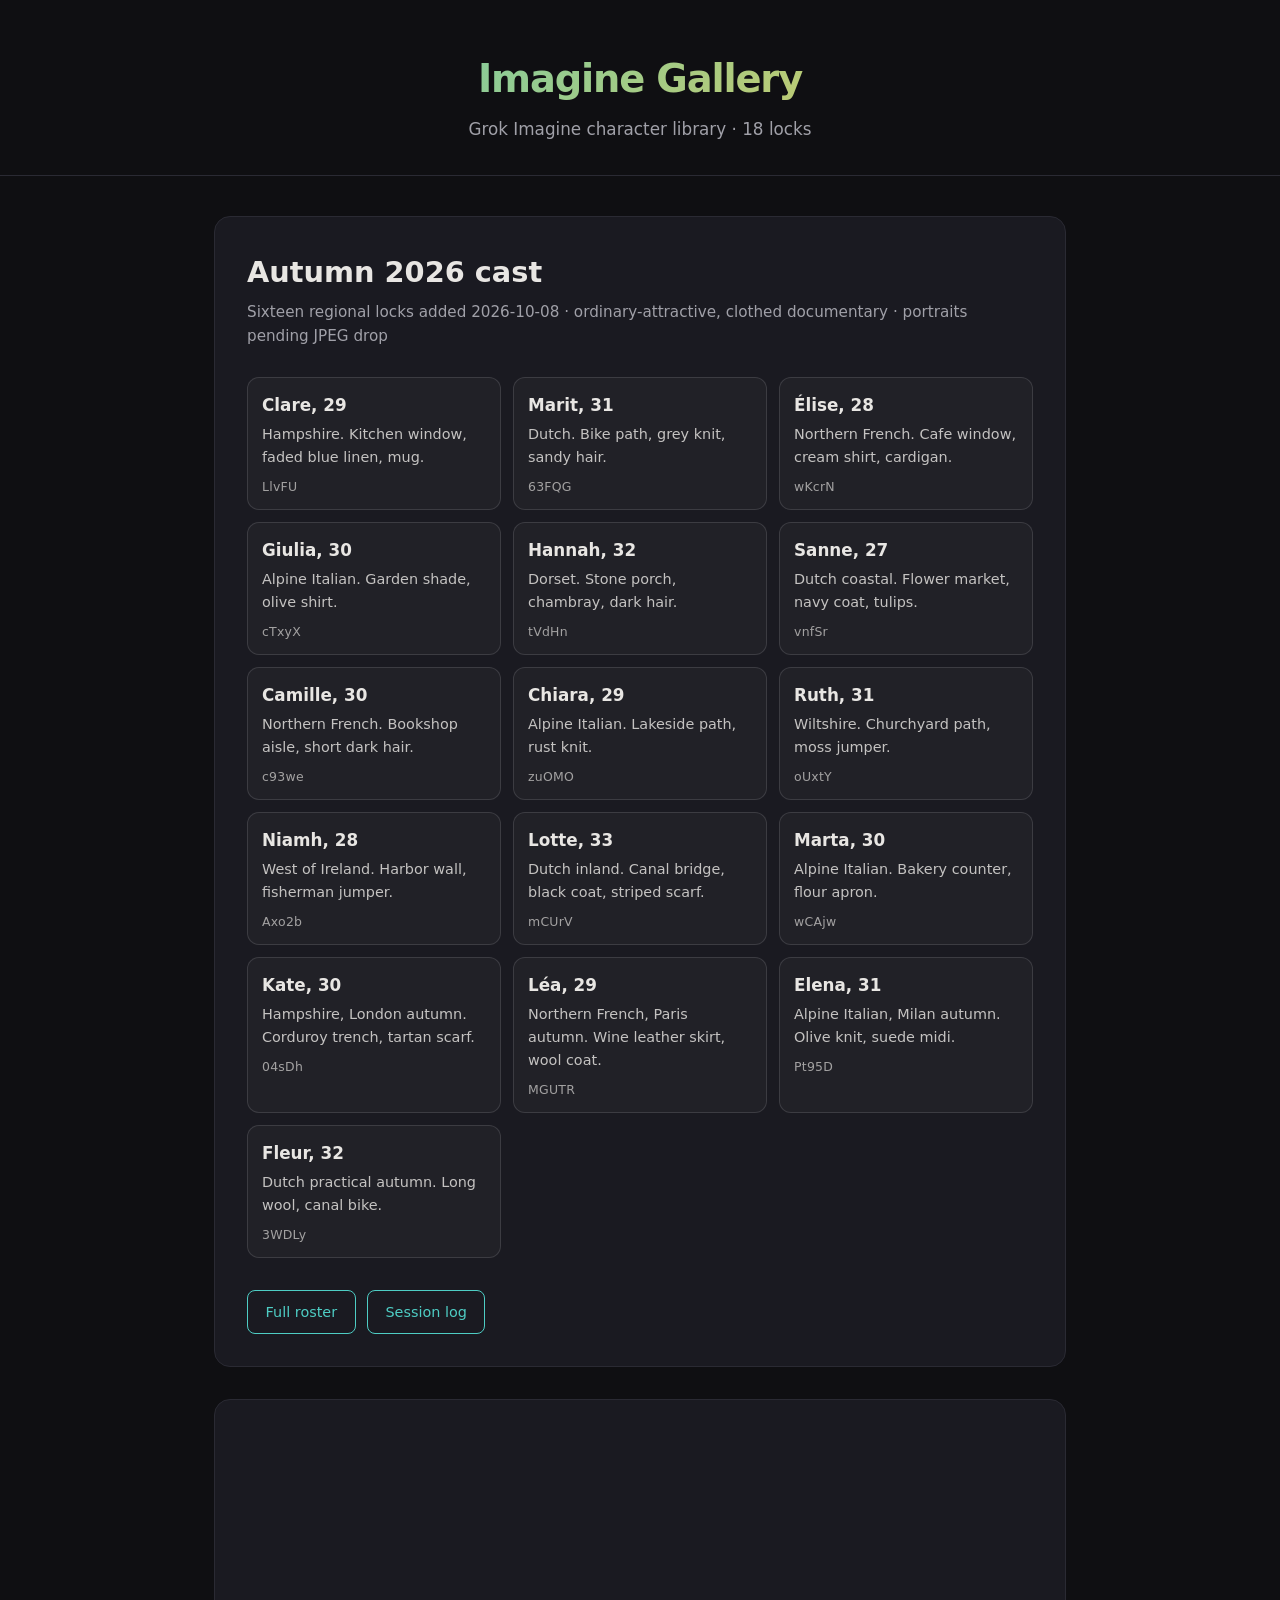
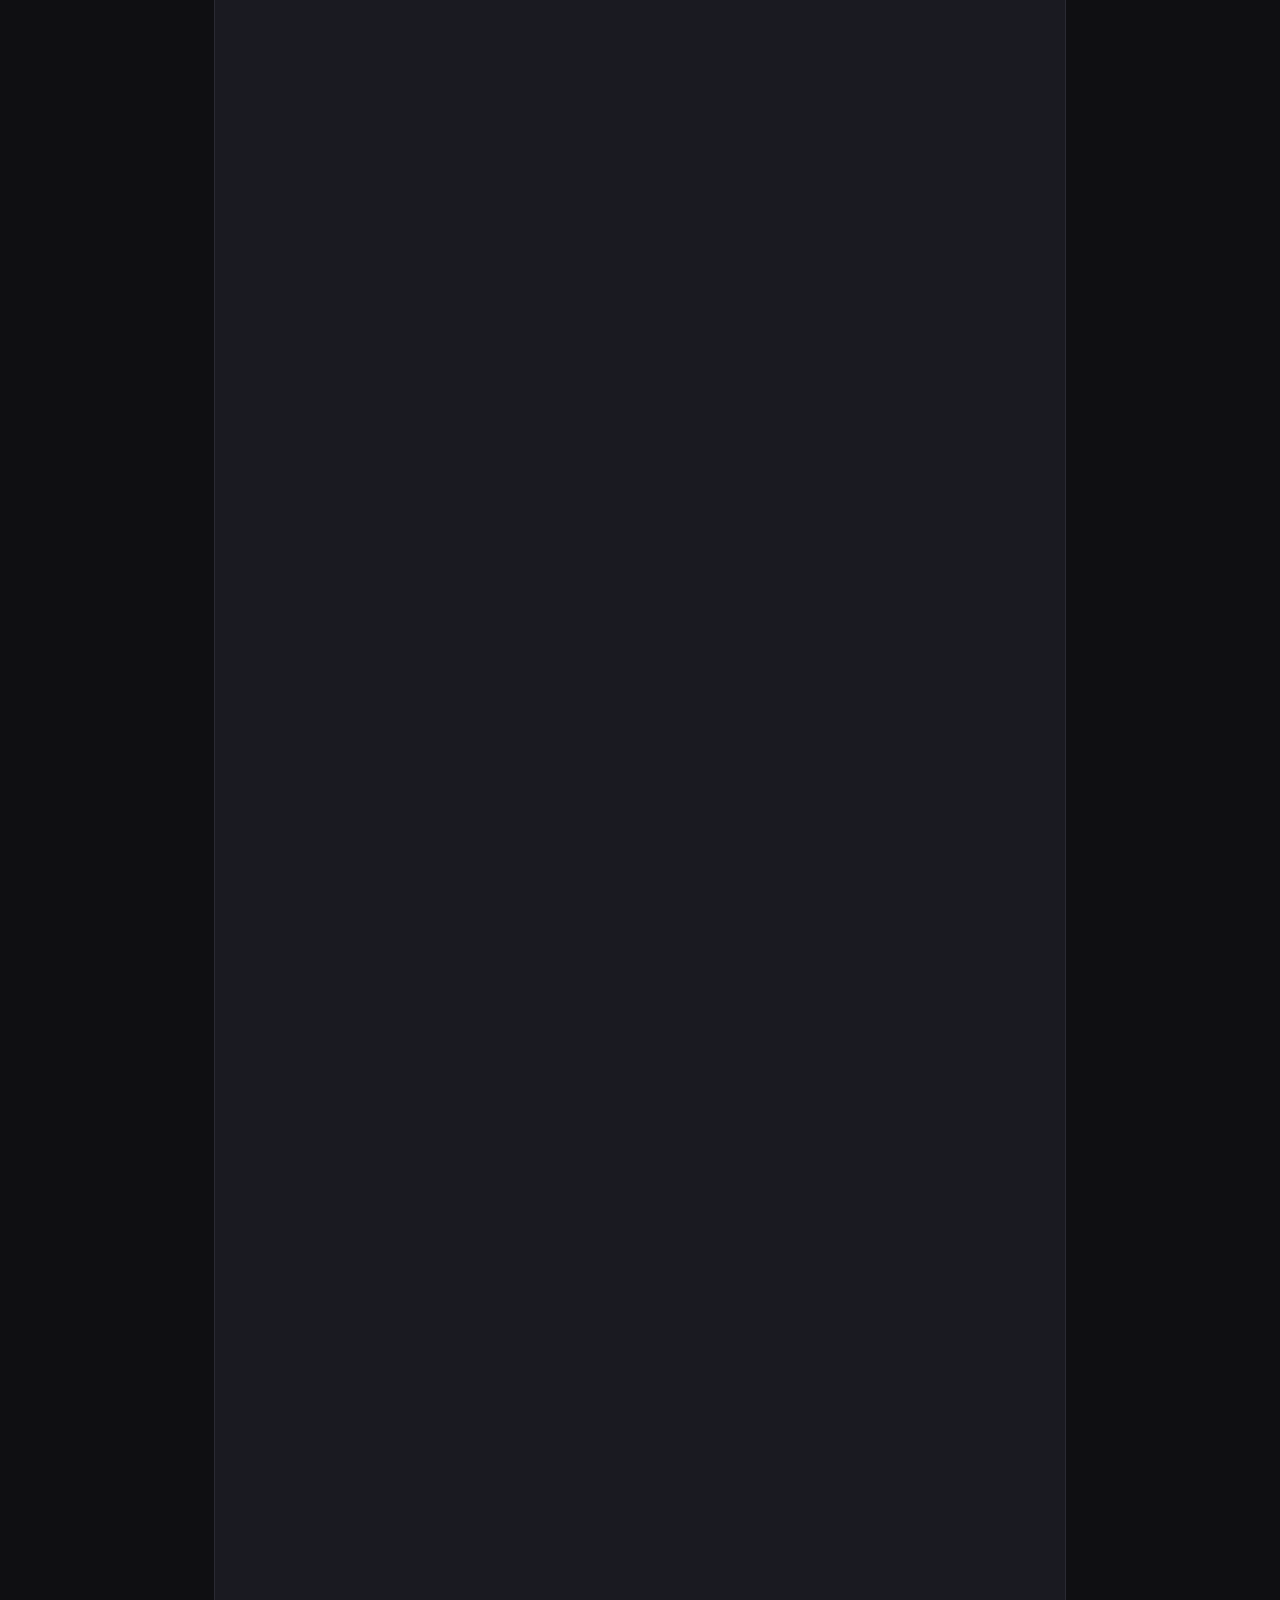
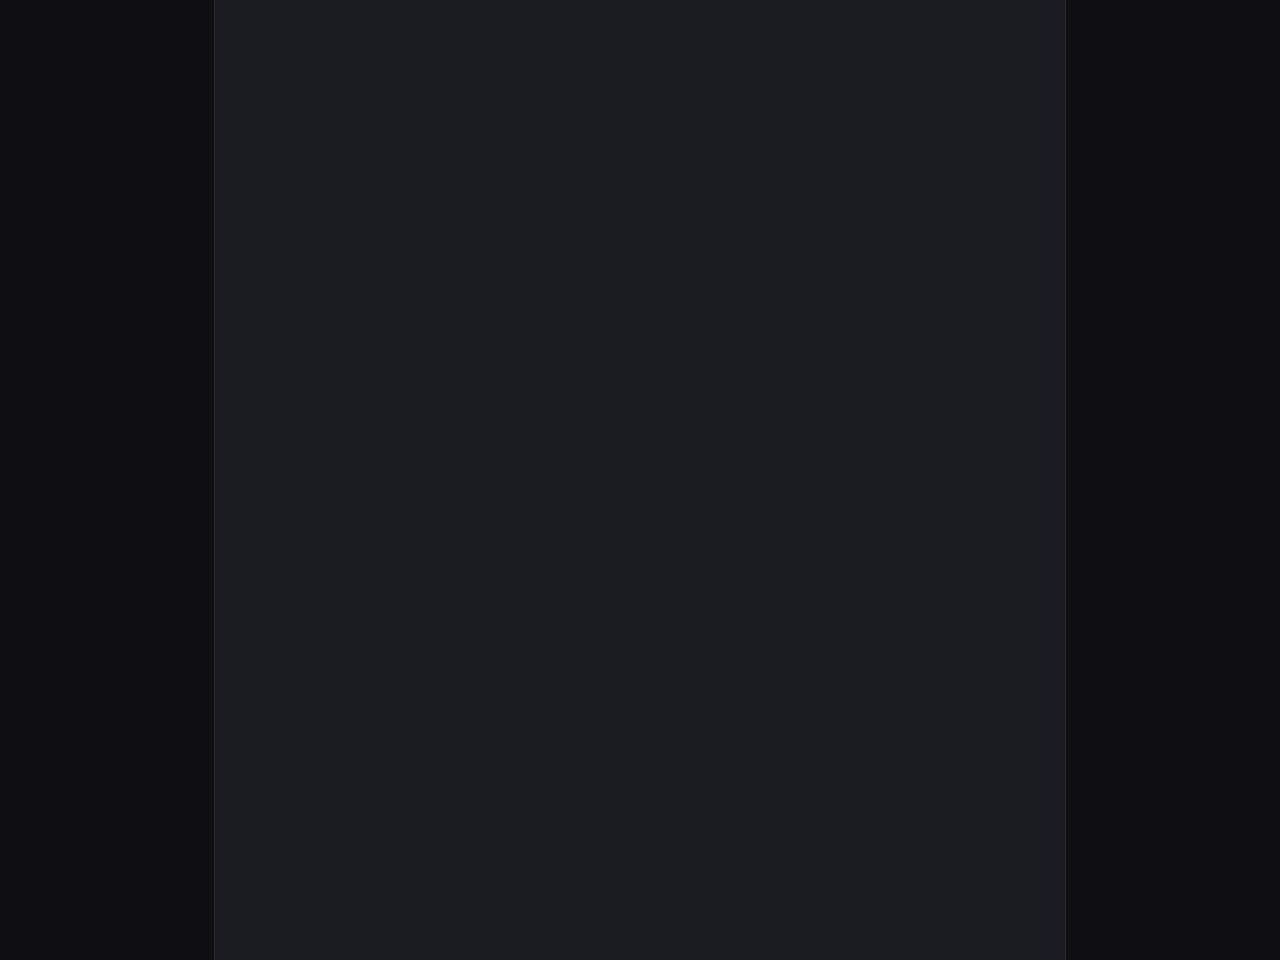
<file: docs/index.html>
<!DOCTYPE html>
<html lang="en">
<head>
  <meta charset="UTF-8">
  <meta name="viewport" content="width=device-width, initial-scale=1.0">
  <meta name="description" content="Imagine Gallery — Grok Imagine character library and generation gallery.">
  <meta name="theme-color" content="#0f0f12">
  <title>Imagine Gallery — Character Library</title>
  <link rel="preconnect" href="https://drive.google.com">
  <link rel="preconnect" href="https://lh3.googleusercontent.com">
  <link rel="stylesheet" href="style.css">
  <script>
    window.galleryImgFallback = function (img) {
      if (!img || img.dataset.fallbackApplied === "1") return;
      var next = img.getAttribute("data-fallback");
      if (next && img.dataset.fallbackTried !== "1") {
        img.dataset.fallbackTried = "1";
        img.removeAttribute("data-fallback");
        img.removeAttribute("srcset");
        img.removeAttribute("sizes");
        img.src = next;
        return;
      }
      img.dataset.fallbackApplied = "1";
      var figure = img.closest("figure");
      if (!figure) return;
      figure.classList.add("post-card", "is-broken");
      var label = img.getAttribute("alt") || "Image unavailable";
      var body = document.createElement("div");
      body.className = "post-card-body";
      body.setAttribute("role", "img");
      body.setAttribute("aria-label", label);
      var badge = document.createElement("span");
      badge.className = "post-card-badge";
      badge.textContent = "Offline media";
      var title = document.createElement("span");
      title.className = "post-card-title";
      title.textContent = "Thumbnail unavailable";
      var hint = document.createElement("span");
      hint.className = "post-card-id";
      hint.textContent = "Drop JPEG into docs/images";
      var caption = document.createElement("figcaption");
      caption.textContent = label;
      body.appendChild(badge);
      body.appendChild(title);
      body.appendChild(hint);
      var link = figure.querySelector("a");
      if (link) {
        link.replaceChildren(body);
        figure.replaceChildren(link, caption);
        return;
      }
      figure.replaceChildren(body, caption);
    };
  </script>
</head>
<body>
  <header>
    <h1>Imagine Gallery</h1>
    <p class="subtitle">Grok Imagine character library · 18 locks</p>
  </header>

  <main>
    <section class="character-card" id="autumn-2026-cast">
      <h2>Autumn 2026 cast</h2>
      <p class="tagline">Sixteen regional locks added 2026-10-08 · ordinary-attractive, clothed documentary · portraits pending JPEG drop</p>
      <div class="cast-grid">
        <a class="cast-card" href="https://github.com/Kearney-Evan-MI/imagine-gallery/blob/main/characters/clare-hampshire/character-bible.md"><h3>Clare, 29</h3><p>Hampshire. Kitchen window, faded blue linen, mug.</p><span class="meta">LlvFU</span></a>
        <a class="cast-card" href="https://github.com/Kearney-Evan-MI/imagine-gallery/blob/main/characters/marit-dutch/character-bible.md"><h3>Marit, 31</h3><p>Dutch. Bike path, grey knit, sandy hair.</p><span class="meta">63FQG</span></a>
        <a class="cast-card" href="https://github.com/Kearney-Evan-MI/imagine-gallery/blob/main/characters/elise-northern-french/character-bible.md"><h3>Élise, 28</h3><p>Northern French. Cafe window, cream shirt, cardigan.</p><span class="meta">wKcrN</span></a>
        <a class="cast-card" href="https://github.com/Kearney-Evan-MI/imagine-gallery/blob/main/characters/giulia-north-italian/character-bible.md"><h3>Giulia, 30</h3><p>Alpine Italian. Garden shade, olive shirt.</p><span class="meta">cTxyX</span></a>
        <a class="cast-card" href="https://github.com/Kearney-Evan-MI/imagine-gallery/blob/main/characters/hannah-dorset/character-bible.md"><h3>Hannah, 32</h3><p>Dorset. Stone porch, chambray, dark hair.</p><span class="meta">tVdHn</span></a>
        <a class="cast-card" href="https://github.com/Kearney-Evan-MI/imagine-gallery/blob/main/characters/sanne-dutch/character-bible.md"><h3>Sanne, 27</h3><p>Dutch coastal. Flower market, navy coat, tulips.</p><span class="meta">vnfSr</span></a>
        <a class="cast-card" href="https://github.com/Kearney-Evan-MI/imagine-gallery/blob/main/characters/camille-northern-french/character-bible.md"><h3>Camille, 30</h3><p>Northern French. Bookshop aisle, short dark hair.</p><span class="meta">c93we</span></a>
        <a class="cast-card" href="https://github.com/Kearney-Evan-MI/imagine-gallery/blob/main/characters/chiara-north-italian/character-bible.md"><h3>Chiara, 29</h3><p>Alpine Italian. Lakeside path, rust knit.</p><span class="meta">zuOMO</span></a>
        <a class="cast-card" href="https://github.com/Kearney-Evan-MI/imagine-gallery/blob/main/characters/ruth-wiltshire/character-bible.md"><h3>Ruth, 31</h3><p>Wiltshire. Churchyard path, moss jumper.</p><span class="meta">oUxtY</span></a>
        <a class="cast-card" href="https://github.com/Kearney-Evan-MI/imagine-gallery/blob/main/characters/niamh-irish/character-bible.md"><h3>Niamh, 28</h3><p>West of Ireland. Harbor wall, fisherman jumper.</p><span class="meta">Axo2b</span></a>
        <a class="cast-card" href="https://github.com/Kearney-Evan-MI/imagine-gallery/blob/main/characters/lotte-dutch/character-bible.md"><h3>Lotte, 33</h3><p>Dutch inland. Canal bridge, black coat, striped scarf.</p><span class="meta">mCUrV</span></a>
        <a class="cast-card" href="https://github.com/Kearney-Evan-MI/imagine-gallery/blob/main/characters/marta-north-italian/character-bible.md"><h3>Marta, 30</h3><p>Alpine Italian. Bakery counter, flour apron.</p><span class="meta">wCAjw</span></a>
        <a class="cast-card" href="https://github.com/Kearney-Evan-MI/imagine-gallery/blob/main/characters/kate-hampshire/character-bible.md"><h3>Kate, 30</h3><p>Hampshire, London autumn. Corduroy trench, tartan scarf.</p><span class="meta">04sDh</span></a>
        <a class="cast-card" href="https://github.com/Kearney-Evan-MI/imagine-gallery/blob/main/characters/lea-northern-french/character-bible.md"><h3>Léa, 29</h3><p>Northern French, Paris autumn. Wine leather skirt, wool coat.</p><span class="meta">MGUTR</span></a>
        <a class="cast-card" href="https://github.com/Kearney-Evan-MI/imagine-gallery/blob/main/characters/elena-north-italian/character-bible.md"><h3>Elena, 31</h3><p>Alpine Italian, Milan autumn. Olive knit, suede midi.</p><span class="meta">Pt95D</span></a>
        <a class="cast-card" href="https://github.com/Kearney-Evan-MI/imagine-gallery/blob/main/characters/fleur-dutch/character-bible.md"><h3>Fleur, 32</h3><p>Dutch practical autumn. Long wool, canal bike.</p><span class="meta">3WDLy</span></a>
      </div>
      <div class="links">
        <a href="https://github.com/Kearney-Evan-MI/imagine-gallery/blob/main/characters/README.md">Full roster</a>
        <a href="https://github.com/Kearney-Evan-MI/imagine-gallery/blob/main/sessions/2026-10-08-autumn-cast.md">Session log</a>
      </div>
    </section>

    <section class="character-card" id="green-eyed-woman">
      <h2>Green-Eyed Woman</h2>
      <p class="tagline">Photorealistic original character · consistent identity lock across generations</p>
      <div class="gallery-grid">
        <figure>
          <img
            src="https://drive.google.com/thumbnail?id=1E7ZOisCM43JLANxJ77WEw1CzBdegdSpI&sz=w800"
            srcset="
              https://drive.google.com/thumbnail?id=1E7ZOisCM43JLANxJ77WEw1CzBdegdSpI&sz=w400 400w,
              https://drive.google.com/thumbnail?id=1E7ZOisCM43JLANxJ77WEw1CzBdegdSpI&sz=w800 800w,
              https://drive.google.com/thumbnail?id=1E7ZOisCM43JLANxJ77WEw1CzBdegdSpI&sz=w1200 1200w
            "
            sizes="(max-width: 600px) 50vw, (max-width: 900px) 33vw, 280px"
            width="800"
            height="533"
            alt="Kneeling, arms outstretched – latest"
            data-fallback="images/placeholder.png"
            loading="lazy"
            decoding="async"
            fetchpriority="low"
            onerror="window.galleryImgFallback(this)">
          <figcaption>Kneeling, arms outstretched (latest)</figcaption>
        </figure>
        <figure class="post-card">
          <a class="post-card-link" href="https://grok.com/imagine/post/ff0116d1-7647-49a9-a4a1-7c05b5e80c7f" target="_blank" rel="noopener noreferrer" aria-label="Grok post set on Grok (opens in new tab)">
            <div class="post-card-body">
              <span class="post-card-badge">New · 2026-09-11</span>
              <span class="post-card-title">Grok post set</span>
              <span class="post-card-id">ff0116d1…0c7f</span>
              <span class="post-card-cta">Open on Grok (opens in new tab) →</span>
            </div>
          </a>
          <figcaption>New post images (JPEG drop pending)</figcaption>
        </figure>
        <figure>
          <img src="https://drive.google.com/thumbnail?id=1C8Iq74pIOMAcQvuOHcKhRvfVTPlYUSRJ&sz=w800" srcset="https://drive.google.com/thumbnail?id=1C8Iq74pIOMAcQvuOHcKhRvfVTPlYUSRJ&sz=w400 400w, https://drive.google.com/thumbnail?id=1C8Iq74pIOMAcQvuOHcKhRvfVTPlYUSRJ&sz=w800 800w, https://drive.google.com/thumbnail?id=1C8Iq74pIOMAcQvuOHcKhRvfVTPlYUSRJ&sz=w1200 1200w" sizes="(max-width: 600px) 50vw, (max-width: 900px) 33vw, 280px" width="800" height="533" alt="Kneeling prior generation" data-fallback="images/placeholder.png" loading="lazy" decoding="async" fetchpriority="low" onerror="window.galleryImgFallback(this)">
          <figcaption>Kneeling prior</figcaption>
        </figure>
        <figure>
          <img src="https://drive.google.com/thumbnail?id=1r6g3HKw_hpnAwHabDjDZ9Hx1Uke_uOT0&sz=w800" srcset="https://drive.google.com/thumbnail?id=1r6g3HKw_hpnAwHabDjDZ9Hx1Uke_uOT0&sz=w400 400w, https://drive.google.com/thumbnail?id=1r6g3HKw_hpnAwHabDjDZ9Hx1Uke_uOT0&sz=w800 800w, https://drive.google.com/thumbnail?id=1r6g3HKw_hpnAwHabDjDZ9Hx1Uke_uOT0&sz=w1200 1200w" sizes="(max-width: 600px) 50vw, (max-width: 900px) 33vw, 280px" width="800" height="533" alt="Plank / hands-and-knees pose" data-fallback="images/placeholder.png" loading="lazy" decoding="async" fetchpriority="low" onerror="window.galleryImgFallback(this)">
          <figcaption>Hands-and-knees pose</figcaption>
        </figure>
        <figure>
          <img src="https://drive.google.com/thumbnail?id=1KJvIO2tZKSsvoiypkw790GttbvlDcIOa&sz=w800" srcset="https://drive.google.com/thumbnail?id=1KJvIO2tZKSsvoiypkw790GttbvlDcIOa&sz=w400 400w, https://drive.google.com/thumbnail?id=1KJvIO2tZKSsvoiypkw790GttbvlDcIOa&sz=w800 800w, https://drive.google.com/thumbnail?id=1KJvIO2tZKSsvoiypkw790GttbvlDcIOa&sz=w1200 1200w" sizes="(max-width: 600px) 50vw, (max-width: 900px) 33vw, 280px" width="800" height="533" alt="Sitting on bed edge" data-fallback="images/placeholder.png" loading="lazy" decoding="async" fetchpriority="low" onerror="window.galleryImgFallback(this)">
          <figcaption>Sitting on bed edge</figcaption>
        </figure>
      </div>
      <div class="details">
        <h3>Core Look</h3>
        <ul>
          <li>Ash-brown / dark hair</li>
          <li>Vivid green eyes</li>
          <li>Fair freckled skin (especially chest)</li>
          <li>Wide, joyful open-mouthed smile</li>
          <li>Turquoise ribbed tank top + yellow skirt/shorts</li>
        </ul>
        <h3>Signature Mood</h3>
        <p>Lively, candid, energetic, intimate, approachable. Soft natural daylight, modern apartments with city views, wooden floors.</p>
        <h3>Key Generations (UUIDs)</h3>
        <ul class="uuids">
          <li><code>ff0116d1-7647-49a9-a4a1-7c05b5e80c7f</code> — New post set (2026-09-11) · <a href="https://grok.com/imagine/post/ff0116d1-7647-49a9-a4a1-7c05b5e80c7f">open post</a></li>
          <li><code>6a1a0a3d-eca0-4f3b-b2f2-8752bdda856b</code> — Kneeling, arms outstretched</li>
          <li><code>7f08a2b1-97cc-4d8e-bd88-62535eea6cc4</code> — Kneeling, arms outstretched (prior)</li>
          <li>Original refs: <code>@8474ea85-0287-4877-a905-f0b848b40eea</code>, <code>@a4d36878-e1aa-4610-a567-0e1caf9e55fd</code>, <code>@6ef8dfcf-188a-48df-8f89-b3aae3867443</code>, <code>@0dce1ee3-8f0f-4363-a1e0-1a595f35a454</code></li>
        </ul>
      </div>
      <div class="links">
        <a href="https://github.com/Kearney-Evan-MI/imagine-gallery/blob/main/characters/green-eyed-woman/character-bible.md">Character Bible</a>
        <a href="https://github.com/Kearney-Evan-MI/imagine-gallery/blob/main/characters/green-eyed-woman/prompts/kneeling-arms-outstretched.md">Exact Prompt</a>
        <a href="https://github.com/Kearney-Evan-MI/imagine-gallery/blob/main/sessions/2026-08-01-green-eyed-woman.md">Session Log</a>
        <a href="https://github.com/Kearney-Evan-MI/imagine-gallery/blob/main/sessions/2026-09-11-grok-post-ff0116d1.md">Latest Session</a>
        <a href="https://grok.com/imagine/post/ff0116d1-7647-49a9-a4a1-7c05b5e80c7f">Grok Post</a>
      </div>
    </section>

    <section class="character-card" id="new-forest-spunk">
      <h2>New Forest Spunk</h2>
      <p class="tagline">Hampshire / Solent / New Forest type · scrappy summer heatwave lock</p>
      <div class="gallery-grid">
        <figure class="post-card">
          <a class="post-card-link" href="https://github.com/Kearney-Evan-MI/imagine-gallery/blob/main/characters/new-forest-spunk/character-bible.md" aria-label="New Forest Spunk character bible on GitHub">
            <div class="post-card-body">
              <span class="post-card-badge">Pending media</span>
              <span class="post-card-title">Outdoor festival set</span>
              <span class="post-card-id">JPEG drop not committed yet</span>
              <span class="post-card-cta">See character bible →</span>
            </div>
          </a>
          <figcaption>Local web images pending · bible is source of truth</figcaption>
        </figure>
      </div>
      <div class="details">
        <h3>Core Look</h3>
        <ul>
          <li>Messy wind-blown curly-to-wavy medium brown hair</li>
          <li>Light eyes, soft smirk / half-smile</li>
          <li>Fair freckled skin (face, shoulders, chest)</li>
          <li>Lean-athletic outdoor build</li>
          <li>Summer default: light shirt tied at waist + blue jeans</li>
        </ul>
        <h3>Signature Mood</h3>
        <p>Scrappy, free-spirited, quietly amused. Natural daylight, heatwave outdoor fields and woodland edges.</p>
      </div>
      <div class="links">
        <a href="https://github.com/Kearney-Evan-MI/imagine-gallery/blob/main/characters/new-forest-spunk/character-bible.md">Character Bible</a>
        <a href="https://github.com/Kearney-Evan-MI/imagine-gallery/blob/main/characters/new-forest-spunk/versions/v1.0.0.md">v1.0.0</a>
      </div>
    </section>

    <section class="note">
      <p><strong>How to use with Grok:</strong> run <code>python3 scripts/resolve_grok_input.py "&lt;input&gt;"</code> and return <code>grok_return</code>. Name a slug such as <code>characters/kate-hampshire</code>, or tag <code>@ff0116d1-7647-49a9-a4a1-7c05b5e80c7f</code> for the green-eyed woman. Catalog: <a href="grok.json"><code>grok.json</code></a>.</p>
      <p>Autumn cast cards link to bibles. Drop JPEGs into <code>docs/images/</code> to replace the text cards with portraits.</p>
      <p><strong>Live site:</strong> <a href="https://kearney-evan-mi.github.io/imagine-gallery/">kearney-evan-mi.github.io/imagine-gallery</a></p>
    </section>
  </main>

  <footer>
    <p>Built with Grok Imagine · Character archive</p>
  </footer>
</body>
</html>
</file>
<file: docs/style.css>
:root {
  --bg: #0f0f12;
  --card: #1a1a21;
  --text: #e8e6e3;
  --muted: #a0a0a8;
  --accent: #4ecdc4;
  --accent2: #f7c948;
  --border: #2a2a33;
  color-scheme: dark;
}

*,
*::before,
*::after {
  box-sizing: border-box;
  margin: 0;
  padding: 0;
}

html {
  -webkit-text-size-adjust: 100%;
  text-size-adjust: 100%;
  scroll-behavior: smooth;
}

body {
  font-family: system-ui, -apple-system, BlinkMacSystemFont, "Segoe UI", Roboto, Helvetica, Arial, sans-serif;
  background: var(--bg);
  color: var(--text);
  line-height: 1.6;
  min-height: 100vh;
  min-height: 100dvh;
  display: flex;
  flex-direction: column;
  overscroll-behavior-y: none;
}

header {
  text-align: center;
  padding: 3rem 1.5rem 2rem;
  border-bottom: 1px solid var(--border);
}

header h1 {
  font-size: clamp(1.9rem, 5vw, 2.4rem);
  font-weight: 700;
  letter-spacing: -0.03em;
  background: linear-gradient(135deg, var(--accent), var(--accent2));
  -webkit-background-clip: text;
  -webkit-text-fill-color: transparent;
  background-clip: text;
}

.subtitle {
  color: var(--muted);
  margin-top: 0.4rem;
  font-size: 1.05rem;
}

main {
  flex: 1;
  max-width: 900px;
  margin: 0 auto;
  padding: 2.5rem 1.5rem;
  width: 100%;
}

.character-card {
  background: var(--card);
  border: 1px solid var(--border);
  border-radius: 16px;
  padding: 2rem;
  margin-bottom: 2rem;
  contain: layout style;
  content-visibility: auto;
  contain-intrinsic-size: auto 900px;
}

.character-card:first-of-type {
  content-visibility: visible;
}

.character-card h2 {
  font-size: 1.8rem;
  margin-bottom: 0.3rem;
}

.tagline {
  color: var(--muted);
  font-size: 0.95rem;
  margin-bottom: 1.8rem;
}

.cast-grid {
  display: grid;
  grid-template-columns: repeat(auto-fill, minmax(220px, 1fr));
  gap: 12px;
  margin-top: 16px;
}

.cast-card {
  display: block;
  padding: 14px 14px 12px;
  border: 1px solid rgba(255, 255, 255, 0.12);
  border-radius: 12px;
  text-decoration: none;
  color: inherit;
  background: rgba(255, 255, 255, 0.03);
}

.cast-card:hover,
.cast-card:focus-visible {
  border-color: rgba(255, 255, 255, 0.28);
}

.cast-card h3 {
  margin: 0 0 4px;
  font-size: 1.05rem;
}

.cast-card p {
  margin: 0;
  font-size: 0.9rem;
  opacity: 0.82;
}

.cast-card .meta {
  display: block;
  margin-top: 8px;
  font-size: 0.78rem;
  letter-spacing: 0.02em;
  opacity: 0.65;
}

.gallery-grid {
  display: grid;
  grid-template-columns: repeat(auto-fit, minmax(200px, 1fr));
  gap: 1.2rem;
  margin-bottom: 2rem;
}

.gallery-grid figure {
  margin: 0;
  background: #121217;
  border-radius: 12px;
  overflow: hidden;
  border: 1px solid var(--border);
  content-visibility: auto;
  contain-intrinsic-size: auto 220px;
  contain: layout paint style;
}

.gallery-grid img {
  width: 100%;
  height: auto;
  display: block;
  aspect-ratio: 3 / 2;
  object-fit: cover;
  background-color: #121217;
}

.gallery-grid figcaption {
  padding: 0.6rem 0.8rem;
  font-size: 0.8rem;
  color: var(--muted);
  text-align: center;
}

.gallery-grid figure.post-card {
  border-color: var(--accent);
}

.gallery-grid figure.is-broken {
  border-color: var(--border);
}

.gallery-grid figure.is-broken .post-card-badge {
  background: var(--border);
  color: var(--muted);
}

.post-card-link {
  display: block;
  text-decoration: none;
  color: inherit;
}

.post-card-body {
  aspect-ratio: 3 / 2;
  display: flex;
  flex-direction: column;
  justify-content: center;
  align-items: flex-start;
  gap: 0.35rem;
  padding: 1rem 1.1rem;
  background:
    radial-gradient(circle at 20% 20%, rgba(78, 205, 196, 0.22), transparent 45%),
    radial-gradient(circle at 80% 80%, rgba(247, 201, 72, 0.18), transparent 40%),
    #121217;
}

.post-card-badge {
  display: inline-block;
  font-size: 0.72rem;
  letter-spacing: 0.04em;
  text-transform: uppercase;
  color: #0f0f12;
  background: linear-gradient(135deg, var(--accent), var(--accent2));
  padding: 0.2rem 0.5rem;
  border-radius: 999px;
  font-weight: 700;
}

.post-card-title {
  font-size: 1.05rem;
  font-weight: 650;
  color: var(--text);
}

.post-card-id {
  font-family: ui-monospace, SFMono-Regular, Menlo, Monaco, Consolas, monospace;
  font-size: 0.78rem;
  color: var(--accent);
}

.post-card-cta {
  margin-top: 0.35rem;
  font-size: 0.85rem;
  color: var(--accent2);
}

.uuids a {
  color: var(--accent2);
  text-decoration: none;
}

.uuids a:hover,
.uuids a:focus-visible {
  text-decoration: underline;
}

.note code {
  font-family: ui-monospace, SFMono-Regular, Menlo, Monaco, Consolas, monospace;
  font-size: 0.85em;
  color: var(--accent);
}

.details h3 {
  font-size: 1.05rem;
  color: var(--accent);
  margin: 1.4rem 0 0.5rem;
  text-transform: uppercase;
  letter-spacing: 0.04em;
  font-weight: 600;
}

.details ul {
  list-style: none;
  padding-left: 0;
}

.details li {
  padding: 0.25rem 0;
  position: relative;
  padding-left: 1.2rem;
}

.details li::before {
  content: "•";
  color: var(--accent2);
  position: absolute;
  left: 0;
}

.uuids code {
  font-family: ui-monospace, SFMono-Regular, Menlo, Monaco, Consolas, monospace;
  font-size: 0.82rem;
  background: #121217;
  padding: 0.15rem 0.4rem;
  border-radius: 4px;
  color: var(--accent);
  word-break: break-all;
}

.links {
  display: flex;
  flex-wrap: wrap;
  gap: 0.7rem;
  margin-top: 2rem;
}

.links a {
  padding: 0.55rem 1.1rem;
  background: transparent;
  border: 1px solid var(--accent);
  color: var(--accent);
  text-decoration: none;
  border-radius: 8px;
  font-size: 0.9rem;
  transition: background-color 0.15s ease, color 0.15s ease;
  min-height: 44px;
  min-width: 44px;
  line-height: 1.3;
  display: inline-flex;
  align-items: center;
  justify-content: center;
  touch-action: manipulation;
}

.links a:hover,
.links a:focus-visible {
  background: var(--accent);
  color: #0f0f12;
  outline: none;
}

.note {
  background: #15151c;
  border-left: 3px solid var(--accent2);
  padding: 1.2rem 1.4rem;
  border-radius: 0 10px 10px 0;
  font-size: 0.95rem;
  color: var(--muted);
  content-visibility: auto;
  contain-intrinsic-size: auto 120px;
}

.note strong {
  color: var(--text);
}

.note code {
  font-family: ui-monospace, SFMono-Regular, Menlo, Monaco, Consolas, monospace;
  font-size: 0.85em;
}

footer {
  text-align: center;
  padding: 1.8rem;
  color: var(--muted);
  font-size: 0.85rem;
  border-top: 1px solid var(--border);
  content-visibility: auto;
  contain-intrinsic-size: auto 72px;
}

@media (max-width: 600px) {
  header {
    padding: 2rem 1rem 1.5rem;
  }

  .character-card {
    padding: 1.5rem;
  }

  .gallery-grid {
    grid-template-columns: 1fr 1fr;
    gap: 0.75rem;
  }

  main {
    padding: 1.5rem 1rem;
  }
}

@media (prefers-reduced-motion: reduce) {
  html {
    scroll-behavior: auto;
  }

  .links a {
    transition: none;
  }
}
</file>
